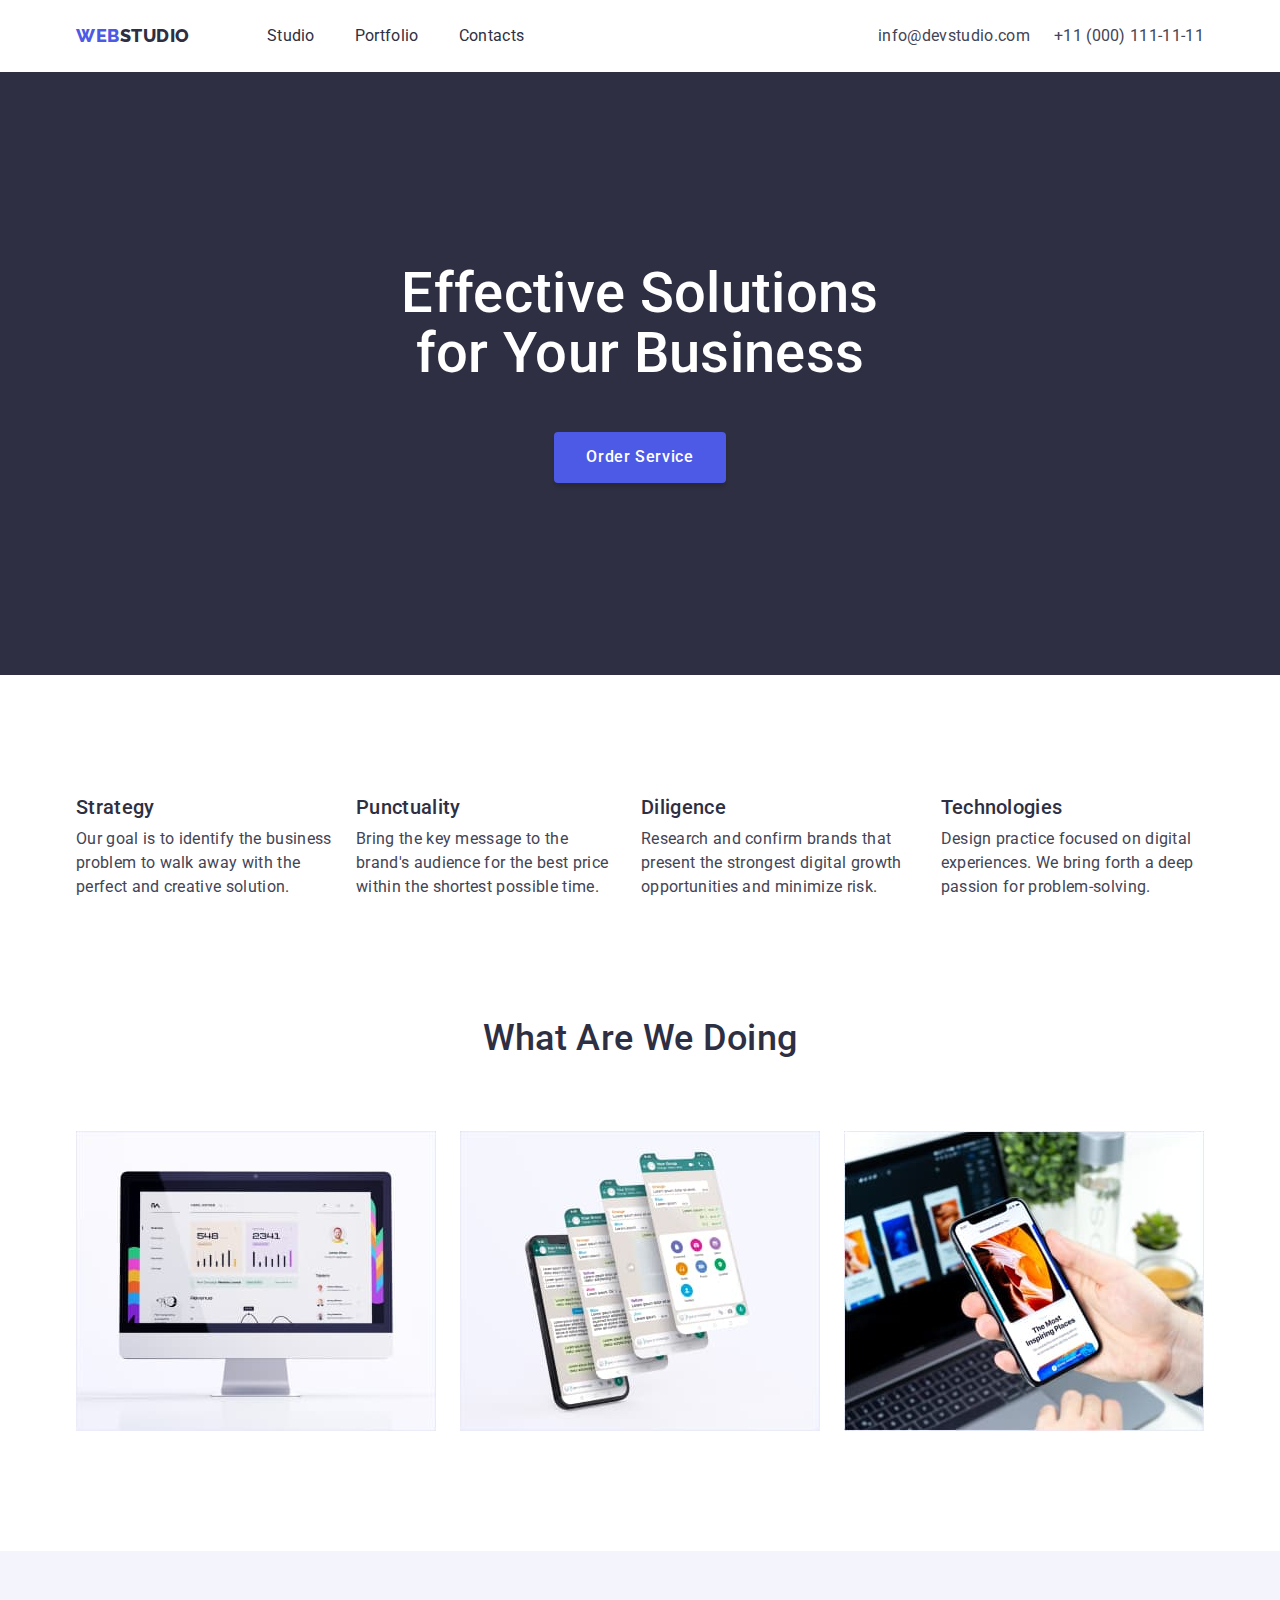
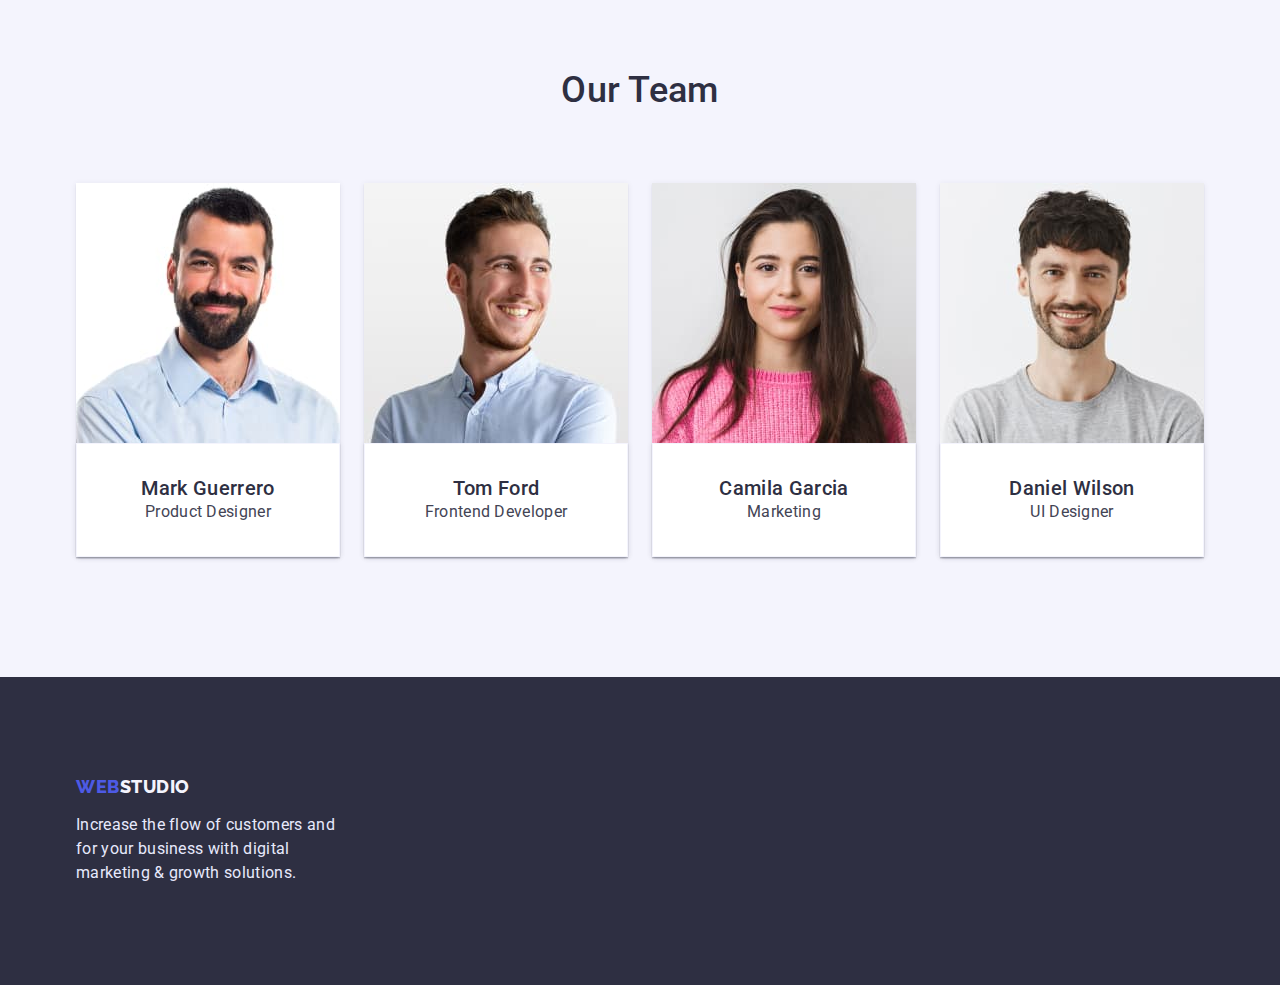
<file: index.html>
<!DOCTYPE html>
<html lang="en">
  <head>
    <meta charset="UTF-8" />
    <meta http-equiv="X-UA-Compatible" content="IE=edge" />
    <meta name="viewport" content="width=device-width, initial-scale=1.0" />
    <title>Studio</title>
    <link rel="preconnect" href="https://fonts.googleapis.com" />
    <link rel="preconnect" href="https://fonts.gstatic.com" crossorigin />
    <link
      href="https://fonts.googleapis.com/css2?family=Raleway:wght@800&family=Roboto:wght@400;500;700;900&display=swap"
      rel="stylesheet"
    />
    <link
      rel="stylesheet"
      href="https://cdnjs.cloudflare.com/ajax/libs/modern-normalize/1.1.0/modern-normalize.min.css"
    />
    <link rel="stylesheet" href="./css/styles.css" />
  </head>
  <body>
    <header class="header-main">
      <div class="container main-nav">
        <a href="/" class="web-header"
          >WEB<span class="studio-header">STUDIO</span></a
        >
        <nav>
          <ul class="menu-links">
            <li class="list-nav">
              <a href="./index.html" class="link">Studio</a>
            </li>
            <li class="list-nav">
              <a href="./portfolio.html" class="link">Portfolio</a>
            </li>
            <li class="list-nav"><a href="" class="link">Contacts</a></li>
          </ul>
        </nav>

        <ul class="address-link">
          <li class="list">
            <a href="mailto:info@devstudio.com" class="link"
              >info@devstudio.com</a
            >
          </li>
          <li class="list">
            <a href="tel:+110001111111" class="link">+11 (000) 111-11-11</a>
          </li>
        </ul>
      </div>
    </header>
    <main>
      <section class="hero">
        <h1 class="hero-title">Effective Solutions for Your Business</h1>
        <button type="button" class="button-hero">Order Service</button>
      </section>
      <section class="section-features">
        <div class="container">
          <h2 class="visually-hidden">Why choose us?</h2>
          <ul class="list">
            <li class="list-section">
              <h3 class="subtitle">Strategy</h3>
              <p class="section-text">
                Our goal is to identify the business problem to walk away with
                the perfect and creative solution.
              </p>
            </li>
            <li class="list-section">
              <h3 class="subtitle">Punctuality</h3>
              <p class="section-text">
                Bring the key message to the brand's audience for the best price
                within the shortest possible time.
              </p>
            </li>
            <li class="list-section">
              <h3 class="subtitle">Diligence</h3>
              <p class="section-text">
                Research and confirm brands that present the strongest digital
                growth opportunities and minimize risk.
              </p>
            </li>
            <li class="list-section">
              <h3 class="subtitle">Technologies</h3>
              <p class="section-text">
                Design practice focused on digital experiences. We bring forth a
                deep passion for problem-solving.
              </p>
            </li>
          </ul>
        </div>
      </section>
      <section class="section-work">
        <div class="container">
          <h2 class="section-title">What are we doing</h2>
          <ul class="list">
            <li class="list-section">
              <img
                class="img"
                src="./images/computer.jpg"
                alt="Web site for computers"
                width="360"
              />
            </li>
            <li class="list-section">
              <img
                class="img"
                src="./images/phone-screens.jpg"
                alt="Many phone screens"
                width="360"
              />
            </li>
            <li class="list-section">
              <img
                class="img"
                src="./images/phone.jpg"
                alt="Phone"
                width="360"
              />
            </li>
          </ul>
        </div>
      </section>
      <section class="section-team">
        <div class="container">
          <h2 class="section-title">Our Team</h2>
          <ul class="list team">
            <li class="list-section">
              <img
                class="img"
                src="./images/img-mark.jpg"
                alt="Mark Guerrero"
                width="264"
                height="260"
              />
              <div class="works-team">
                <h3 class="subtitle">Mark Guerrero</h3>
                <p class="section-text">Product Designer</p>
              </div>
            </li>
            <li class="list-section">
              <img
                class="img"
                src="./images/img-tom.jpg"
                alt="Tom Ford"
                width="264"
                height="260"
              />
              <div class="works-team">
                <h3 class="subtitle">Tom Ford</h3>
                <p class="section-text">Frontend Developer</p>
              </div>
            </li>
            <li class="list-section">
              <img
                class="img"
                src="./images/img-camila.jpg"
                alt="Camila Garcia"
                width="264"
                height="260"
              />
              <div class="works-team">
                <h3 class="subtitle">Camila Garcia</h3>
                <p class="section-text">Marketing</p>
              </div>
            </li>
            <li class="list-section">
              <img
                class="img"
                src="./images/img-daniel.jpg"
                alt="Daniel Wilson"
                width="264"
                height="260"
              />
              <div class="works-team">
                <h3 class="subtitle">Daniel Wilson</h3>
                <p class="section-text">UI Designer</p>
              </div>
            </li>
          </ul>
        </div>
      </section>
    </main>
    <footer class="fon-footer">
      <div class="footer container">
        <a href="/" class="web-footer"
          >WEB<span class="studio-footer">Studio</span>
        </a>
        <p class="text-footer">
          Increase the flow of customers and <br />
          for your business with digital <br />
          marketing & growth solutions.
        </p>
      </div>
    </footer>
  </body>
</html>
</file>
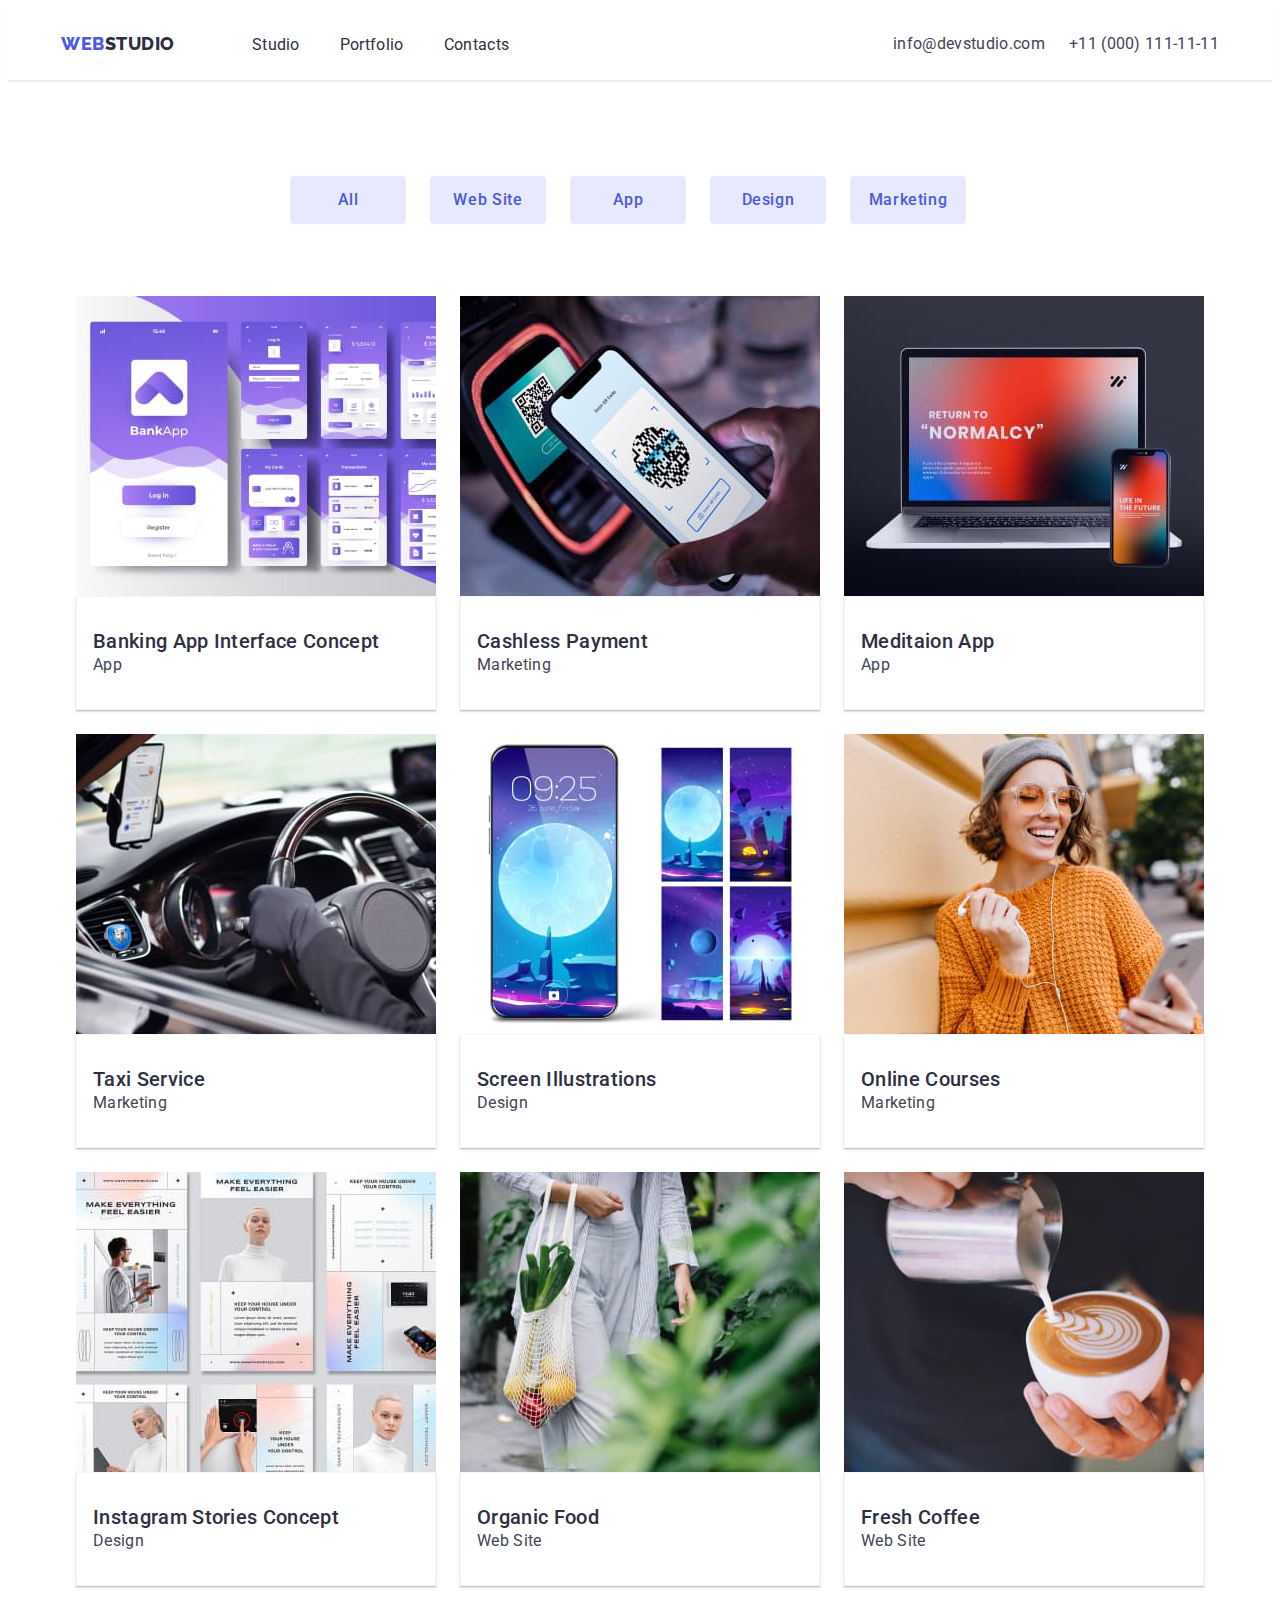
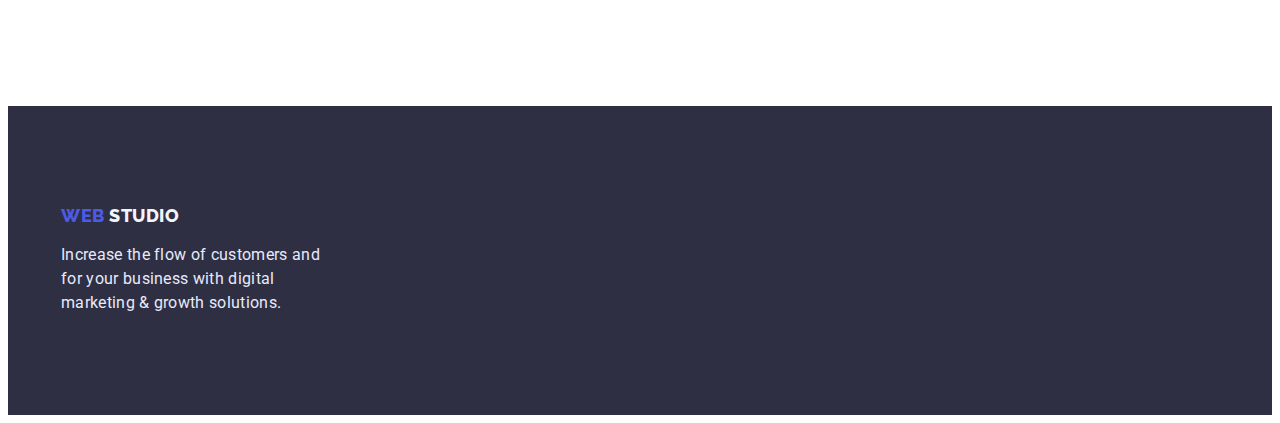
<file: portfolio.html>
<!DOCTYPE html>
<html lang="en">
  <head>
    <meta charset="UTF-8" />
    <meta http-equiv="X-UA-Compatible" content="IE=edge" />
    <meta name="viewport" content="width=device-width, initial-scale=1.0" />
    <title>Portfolio</title>
    <link rel="preconnect" href="https://fonts.googleapis.com" />
    <link rel="preconnect" href="https://fonts.gstatic.com" crossorigin />
    <link
      href="https://fonts.googleapis.com/css2?family=Raleway:wght@800&family=Roboto:wght@400;500;700;900&display=swap"
      rel="stylesheet"
    />
    <link
      rel="stylesheet"
      href="https://cdnjs.cloudflare.com/ajax/libs/modern-normalize/1.1.0/modern-normalize.min.css"
      integrity="sha512-wpPYUAdjBVSE4KJnH1VR1HeZfpl1ub8YT/NKx4PuQ5NmX2tKuGu6U/JRp5y+Y8XG2tV+wKQpNHVUX03MfMFn9Q=="
      crossorigin="anonymous"
      referrerpolicy="no-referrer"
    />
    <link rel="stylesheet" href="./css/styles.css" />
  </head>
  <body>
    <header class="header-main">
      <div class="container main-nav">
        <a href="/" class="web-header"
          >WEB<span class="studio-header">STUDIO</span></a
        >
        <nav>
          <ul class="menu-links">
            <li class="list-nav">
              <a href="./index.html" class="link">Studio</a>
            </li>
            <li class="list-nav">
              <a href="./portfolio.html" class="link">Portfolio</a>
            </li>
            <li class="list-nav"><a href="" class="link">Contacts</a></li>
          </ul>
        </nav>
        <ul class="address-link">
          <li class="list">
            <a href="mailto:info@devstudio.com" class="link"
              >info@devstudio.com</a
            >
          </li>
          <li class="list">
            <a href="tel:+110001111111" class="link">+11 (000) 111-11-11</a>
          </li>
        </ul>
      </div>
    </header>
    <main>
      <section class="section-filter">
        <div class="container">
          <h1 class="visually-hidden">filter</h1>
          <ul class="flex-list">
            <li><button type="button" class="button">All</button></li>
            <li><button type="button" class="button">Web Site</button></li>
            <li><button type="button" class="button">App</button></li>
            <li><button type="button" class="button">Design</button></li>
            <li><button type="button" class="button">Marketing</button></li>
          </ul>
          <ul class="list-filter">
            <li>
              <a href="" class="link">
                <img
                  class="img"
                  src="./images/banking-app.jpg"
                  alt="Banking App Interface Concept"
                  width="360"
                />
                <div class="works">
                  <h2 class="subtitle">Banking App Interface Concept</h2>
                  <p class="section-text">App</p>
                </div>
              </a>
            </li>
            <li>
              <a href="" class="link">
                <img
                  class="img"
                  src="./images/cashless-payment.jpg"
                  alt="Cashless Payment"
                  width="360"
                />
                <div class="works">
                  <h2 class="subtitle">Cashless Payment</h2>
                  <p class="section-text">Marketing</p>
                </div>
              </a>
            </li>
            <li>
              <a href="" class="link">
                <img
                  class="img"
                  src="./images/meditaion-app.jpg"
                  alt="Meditaion App"
                  width="360"
                />
                <div class="works">
                  <h2 class="subtitle">Meditaion App</h2>
                  <p class="section-text">App</p>
                </div>
              </a>
            </li>
            <li>
              <a href="" class="link">
                <img
                  class="img"
                  src="./images/taxi-service.jpg"
                  alt="Taxi Service"
                  width="360"
                />
                <div class="works">
                  <h2 class="subtitle">Taxi Service</h2>
                  <p class="section-text">Marketing</p>
                </div>
              </a>
            </li>
            <li>
              <a href="" class="link">
                <img
                  class="img"
                  src="./images/screen-illustrations.jpg"
                  alt="Screen Illustrations"
                  width="360"
                />
                <div class="works">
                  <h2 class="subtitle">Screen Illustrations</h2>
                  <p class="section-text">Design</p>
                </div>
              </a>
            </li>
            <li>
              <a href="" class="link">
                <img
                  class="img"
                  src="./images/online-courses.jpg"
                  alt="Online Courses"
                  width="360"
                />
                <div class="works">
                  <h2 class="subtitle">Online Courses</h2>
                  <p class="section-text">Marketing</p>
                </div>
              </a>
            </li>
            <li>
              <a href="" class="link">
                <img
                  class="img"
                  src="./images/instagram-stories.jpg"
                  alt="Instagram Stories Concept"
                  width="360"
                />
                <div class="works">
                  <h2 class="subtitle">Instagram Stories Concept</h2>
                  <p class="section-text">Design</p>
                </div>
              </a>
            </li>
            <li>
              <a href="" class="link">
                <img
                  class="img"
                  src="./images/organic-food.jpg"
                  alt="Organic Food"
                  width="360"
                />
                <div class="works">
                  <h2 class="subtitle">Organic Food</h2>
                  <p class="section-text">Web Site</p>
                </div>
              </a>
            </li>
            <li>
              <a href="" class="link">
                <img
                  class="img"
                  src="./images/fresh-coffee.jpg"
                  alt="Fresh Coffee"
                  width="360"
                />
                <div class="works">
                  <h2 class="subtitle">Fresh Coffee</h2>
                  <p class="section-text">Web Site</p>
                </div>
              </a>
            </li>
          </ul>
        </div>
      </section>
    </main>
    <footer class="fon-footer">
      <div class="footer container">
        <a href="/" class="web-footer"
          >WEB<span class="studio-footer"> STUDIO</span></a
        >
        <p class="text-footer">
          Increase the flow of customers and <br />
          for your business with digital <br />
          marketing & growth solutions.
        </p>
      </div>
    </footer>
  </body>
</html>
</file>
<file: css/styles.css>
:root {
    --primary-brand-color: #4D5AE5;
    --dark-color: #2E2F42;
    --success-color: #31D0AA;
    --text-color: #434455;
    --subtle-text-color: #8E8F99;
    --accent-color: #E7E9FC;
    --light-color: #F4F4FD;
}
body {
 background-color: #FFFFFF;
 color: var(--text-color);
 font-family: Roboto, sans-serif;
 letter-spacing: 0.02em;
}
.visually-hidden {
    position: absolute;
    width: 1px;
    height: 1px;
    margin: -1px;
    border: 0;
    padding: 0;
    white-space: nowrap;
    clip-path: inset(100%);
    clip: rect(0 0 0 0);
    overflow: hidden;

}

h1,
h2,
h3,
p {
    margin: 0;
}

ul {
    padding: 0;
    margin: 0;
}
.container {
    width: 1158px;
    padding-left: 15px;
    padding-right: 15px;
    margin: 0 auto;
}
.link {
    list-style: none;
}

.link {
    text-decoration: none;
}
.header-main{
    box-shadow: 0px 2px 1px rgba(46, 47, 66, 0.08);
}
.main-nav {
    display: flex;
    padding-left: 15px;
    padding-right: 15px;
    margin: 0 auto;
    justify-content: center;
    align-items: center;
    }
.list-nav {
    list-style: none;
}
.list-nav:not(:last-child) {
    margin-right: 40px;
}
.list-nav .link {
    padding-top: 24px;
    padding-bottom: 24px;
}
.address-link .link {
    padding-top: 24px;
    padding-bottom: 24px;
}
.web-header {
    display: block;
    padding-top: 24px;
    padding-bottom: 24px;
    color: var(--primary-brand-color);
    font-family: Raleway, sans-serif;
    font-weight: 800;
    font-size: 18px;
    line-height: 1.33;
    align-items: center;
    letter-spacing: 0.03em;
    text-transform: uppercase;
    text-decoration: none;
} 
.studio-header {
    color: var(--dark-color);
    font-family: Raleway , sans-serif;
    font-weight: 800;
    font-size: 18px;
    line-height: 1.33;
}
.menu-links {
    display: flex;
    margin-left: 77px;
    margin-top: 0 ;
    margin-bottom: 0;
}
.menu-links > list-nav{
display: block;
padding-top: 24px;
padding-bottom: 24px;

    color: var(--dark-color);
    font-weight: 500;
    font-size: 16px;
    line-height: 1.5; 
}
.list-nav  .link {
color: var(--dark-color);
}
.menu-links .link:hover
.menu-links .link:focus { 
    color: var(--text-color)
}
.menu-links .link:active {
    color: var(--primary-brand-color);
}
.menu-links .list:not(:last-child){
    margin-right: 40px;
}
.address-link {
    display: flex;
    margin-left: auto;
}
.address-link .link {

    color: var(--text-color);
    font-weight: 400;
    font-size: 16px;
    line-height: 1.5;
}.address-link .link:hover {
    color: var(--primary-brand-color);
}
.address-link .list+.list {
    margin-left: 24px;
}
.hero {
    padding-top: 192px;
    padding-bottom: 192px;

    background-color: var(--dark-color);
}
.hero-title {
    width: 480px;
    margin: 0 auto 48px auto;
  
    color: #FFFFFF;
    font-weight: 500;
    font-size: 56px;
    line-height: 1.07;
    text-align: center;
    
}
.button-hero { 
    display: block;
    margin: 0 auto;
    padding: 16px 32px;
    gap: 10px;
    box-shadow: 0px 4px 4px rgba(0, 0, 0, 0.15);
    border-radius: 4px;
    border: var(--primary-brand-color);

    background-color: var(--primary-brand-color);
    color: #FFFFFF;
    font-family: inherit;
    font-weight: 500;
    font-size: 16px;
    line-height: 1.18;
    align-items: center;
    text-align: center;
    letter-spacing: 0.04em;
    cursor: pointer;
}
.button-hero:hover , .button-hero:focus {
    background-color: var(--primary-brand-color);
    color: #FFFFFF;
}
.button-hero:active {
    background-color: #404BBF;
}
.button {
    display: flex;
    flex-direction: row;
    justify-content: center;
    align-items: center;

    width: 116px;
    height: 48px;
    border: 1px solid #E7E9FC;
    border-radius: 4px;

    background-color: var(--accent-color);
    color: var(--primary-brand-color);
    font-family: inherit;
    font-weight: 500;
    font-size: 16px;
    line-height: 1.18;
    align-items: center;
    letter-spacing: 0.04em;
    cursor: pointer;
}

.button:hover,
.button:focus {
    background-color: var(--primary-brand-color);
    color: #FFFFFF;
    font-family: inherit;
    font-weight: 500;
    font-size: 16px;
    line-height: 1.18;
    align-items: center;
    letter-spacing: 0.04em;
}
.section-filter{
    padding-top: 96px;
padding-bottom: 120px;
}
.list-filter {
    display: flex;
    flex-basis: calc((100%-48px)/3);
    flex-wrap: wrap;
    gap: 24px;
    justify-content: center;
    align-items: center;
    list-style: none;
}

.list-filter:nth-child(3n) {
margin-right: 0;
}
.section-features{
    padding-top: 120px;
    padding-bottom: 120px;

}
.section-features  .subtitle {
    margin-bottom: 8px;

}
.section-work {
    padding-bottom: 120px;
}
.section-team {
    padding-top: 120px;
    padding-bottom: 120px;
    background-color:var(--light-color);
}
.list{
    display: flex;
    list-style: none;
}
.list-section:not(:last-child){
    margin-right: 24px;
}
.team > li {
    box-shadow: 0px 1px 6px rgba(46, 47, 66, 0.08), 0px 1px 1px rgba(46, 47, 66, 0.16), 0px 2px 1px rgba(46, 47, 66, 0.08);
    border-radius: 0px 0px 4px 4px;
}
.works-team {
    padding: 32px 16px;
    justify-content: center;
    align-items: center;
    background-color: #FFFFFF;
    text-align: center;
    border: 0.5px solid #F4F4FD;
    box-shadow: 0px 1px 6px rgba(46, 47, 66, 0.08), 0px 1px 1px rgba(46, 47, 66, 0.16), 0px 2px 1px rgba(46, 47, 66, 0.08);
    
}
.works {
    padding: 32px 16px;
    justify-content: center;
    align-items: center;
    background-color: #FFFFFF;
    border: 0.5px solid #F4F4FD;
        box-shadow: 0px 1px 6px rgba(46, 47, 66, 0.08), 0px 1px 1px rgba(46, 47, 66, 0.16), 0px 2px 1px rgba(46, 47, 66, 0.08);
}
.works > h3{
    margin-bottom: 8px;
}
.section-title {
    margin-bottom: 72px;
    color: var(--dark-color);
    font-weight: 500;
    font-size: 36px;
    line-height: 1.11;
    text-align: center;
    text-transform: capitalize;
}
.subtitle {
    color: var(--dark-color);
    font-weight: 500;
    font-size: 20px;
    line-height: 1.2;

}
.section-text {
    color: var(--text-color);
    font-weight: 400;
    font-size: 16px;
    line-height: 1.5;
    text-decoration: none;
    
}
.img {
    display: block;
    max-width: 100%;
    height: auto;
}
.flex-list {
    display: flex;
    flex-direction: row;
    justify-content: center;
    align-items: center;
    list-style: none;
    margin-bottom: 72px;
}
.flex-list .button {
margin-right: 24px;
}
.footer {
    margin: 0 auto;}

.fon-footer {
    background-color: var(--dark-color);
    padding-top: 100px;
    padding-bottom: 100px;}

.web-footer {
    display: block;
    margin-bottom: 16px;
    color: var(--primary-brand-color);
    font-family: 'Raleway';
    font-weight: 800;
    font-size: 18px;
    line-height: 1.16;
    align-items: center;
    letter-spacing: 0.03em;
    text-transform: uppercase;
    text-decoration: none;
}
.studio-footer {
    color: var(--light-color);
    font-family: 'Raleway';
    font-weight: 800;
    font-size: 18px;
    line-height: 1.16;
    align-items: center;
    letter-spacing: 0.03em;
    text-transform: uppercase;

}
.text-footer { 
    color: #E7E9FC;
    font-family: 'Roboto';
    font-weight: 400;
    font-size: 16px;
    line-height: 1.5;
    letter-spacing: 0.02em;
}
</file>
